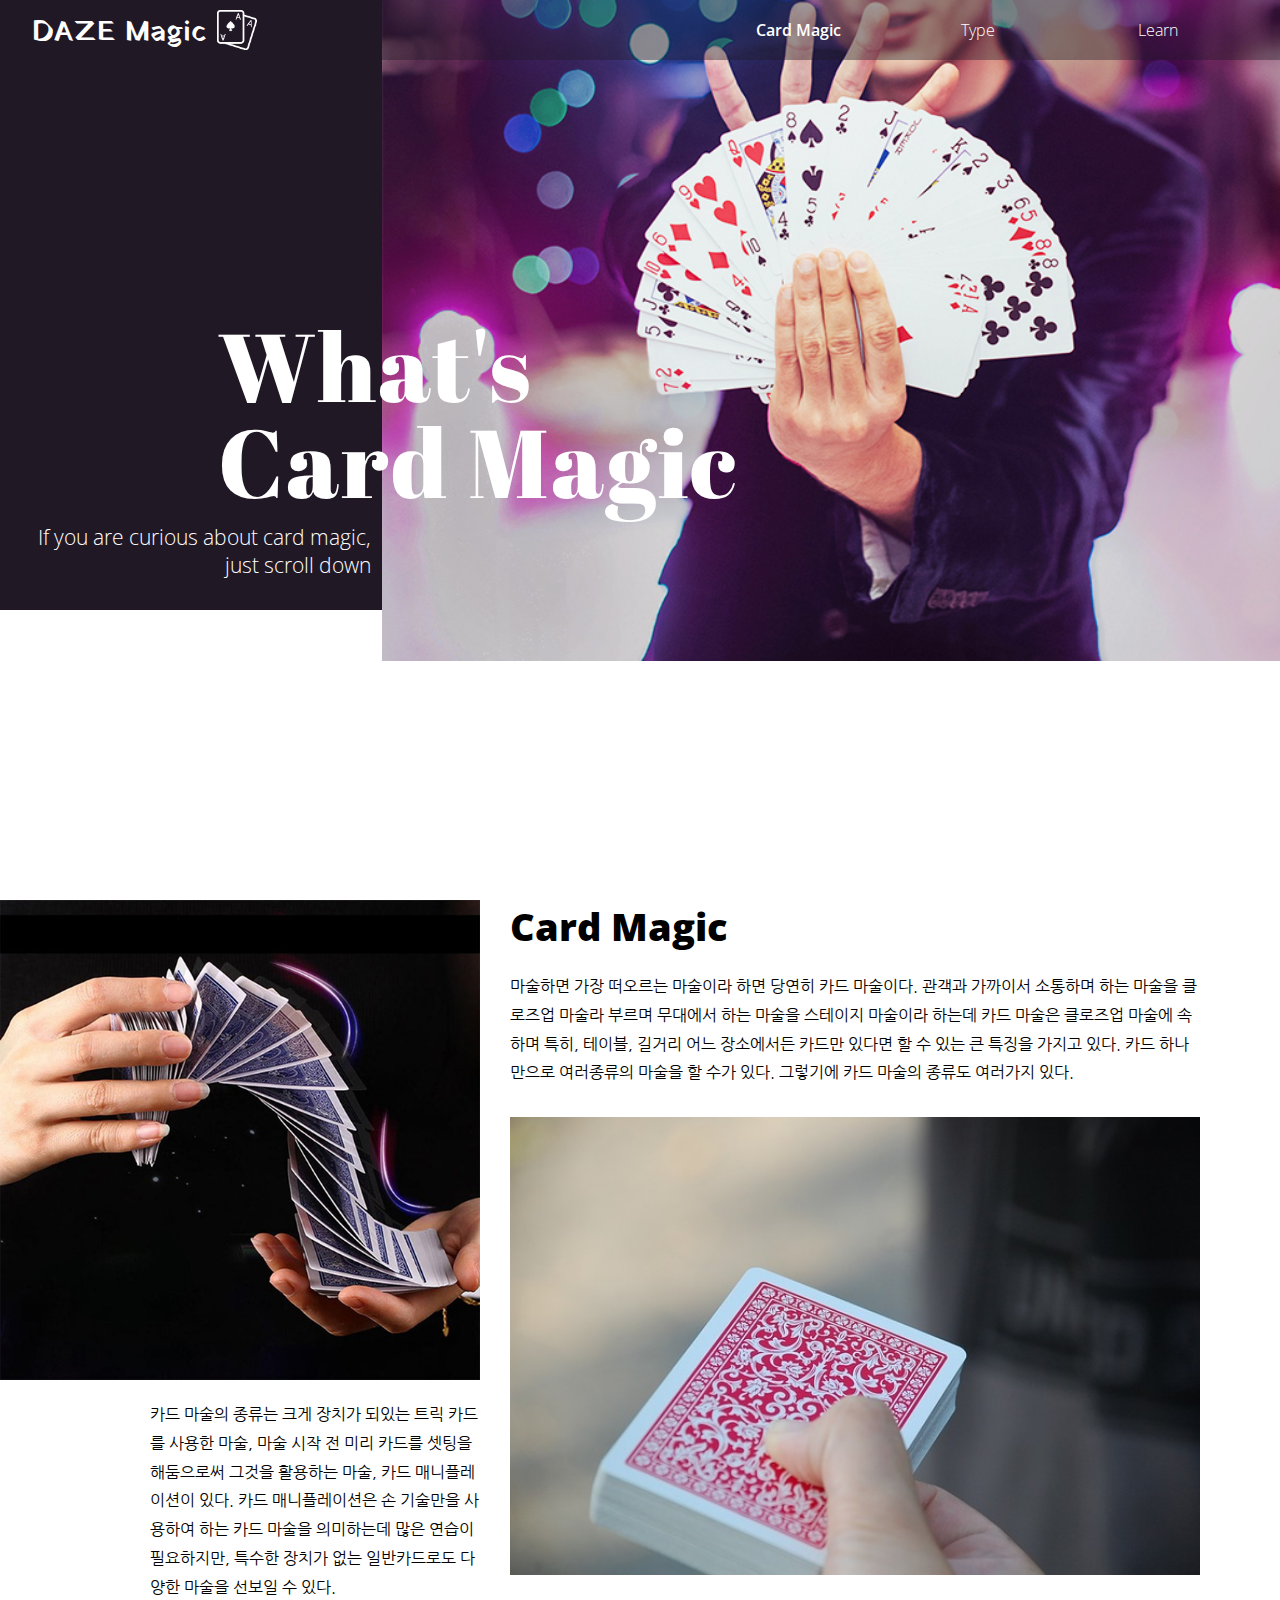
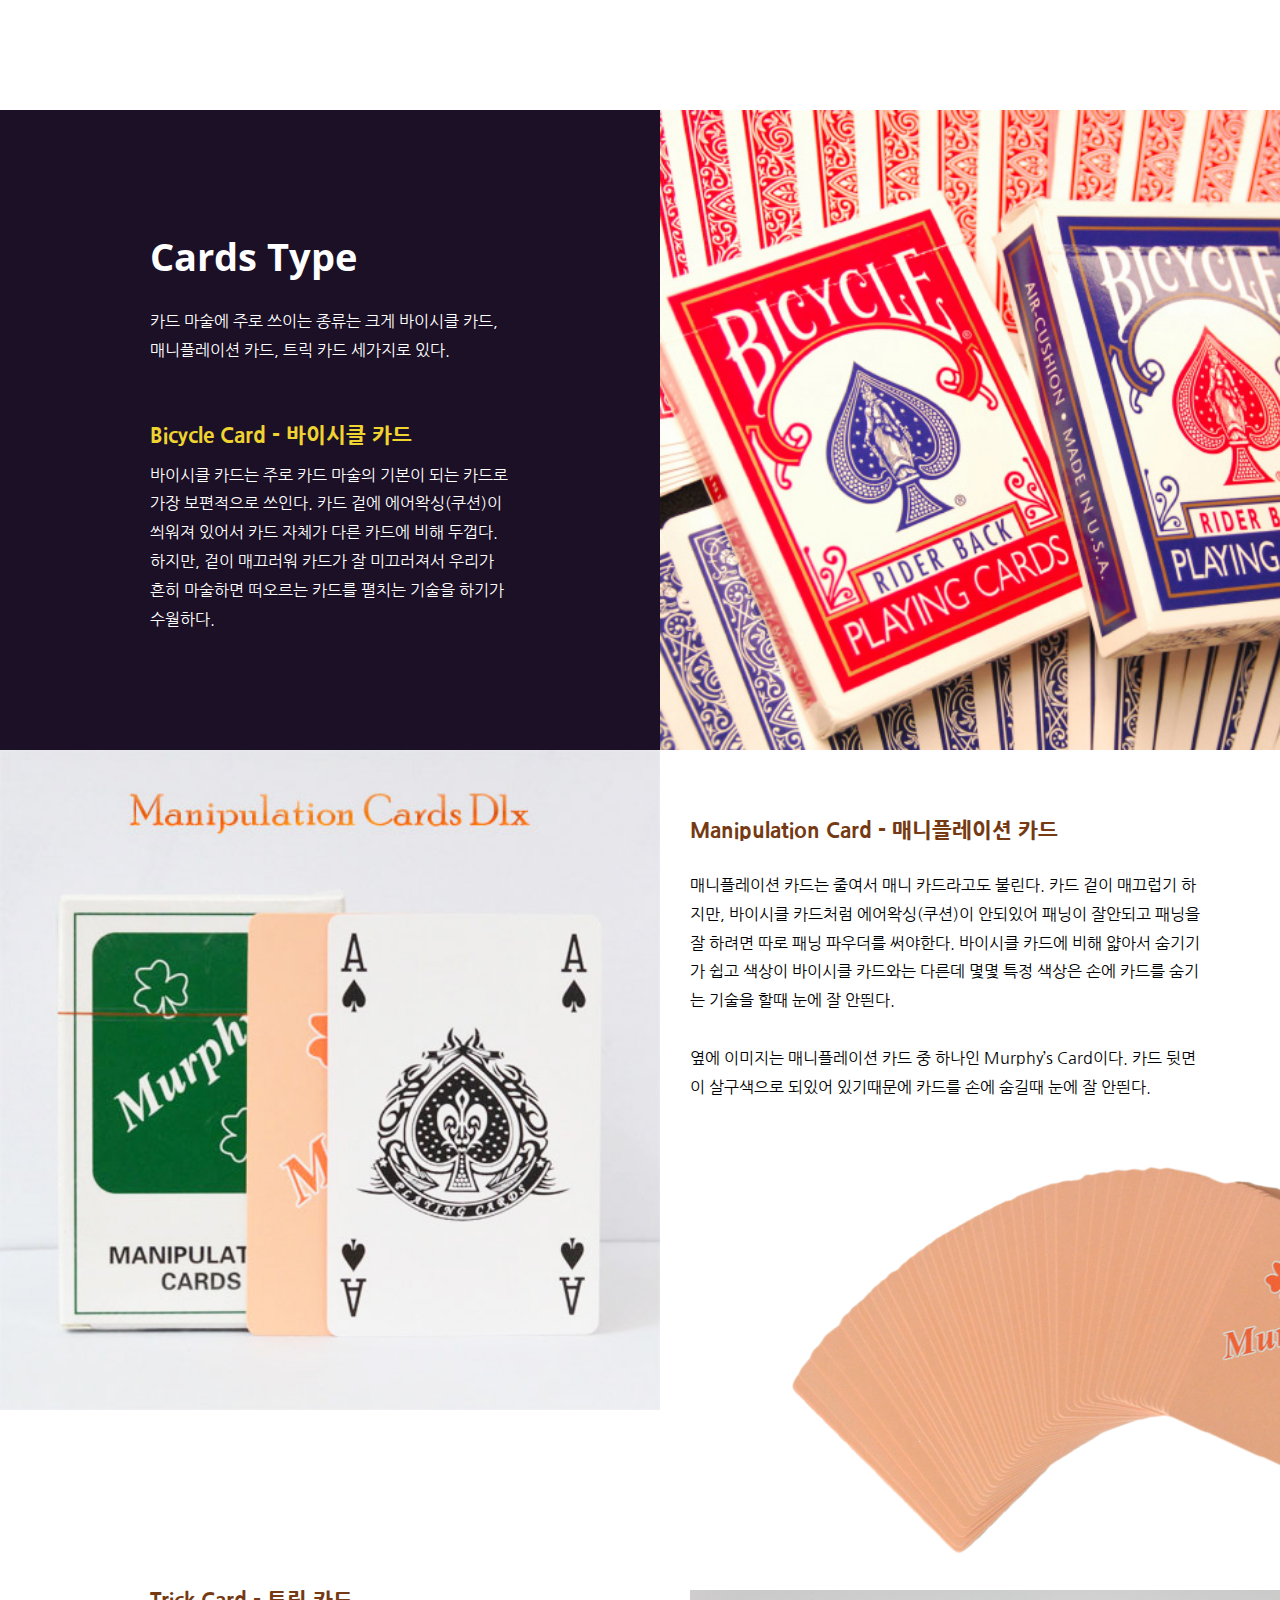
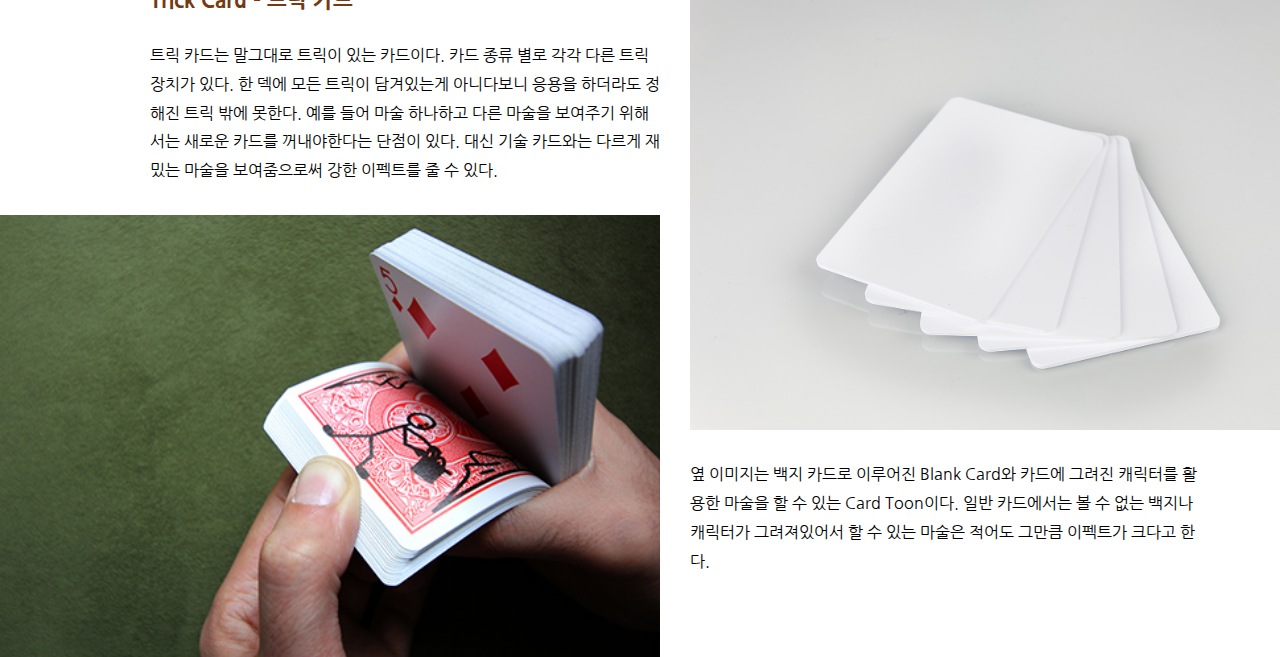
<file: index.html>
<!DOCTYPE html>
<html>
<head>
	<meta charset="utf-8">
	<link href="https://fonts.googleapis.com/css?family=Yatra+One" rel="stylesheet">
	<link href="https://fonts.googleapis.com/css?family=Open+Sans:300,400,600,700,800" rel="stylesheet">
	<link href="https://fonts.googleapis.com/css?family=Abril+Fatface" rel="stylesheet">
	<link href="https://fonts.googleapis.com/css?family=Nanum+Gothic:400,700,800&amp;subset=korean" rel="stylesheet">
	<link rel="stylesheet" type="text/css" href="mystyle1.css">
	<title>Card Magic</title>
</head>

<body>
	
	<div id="box">
		<main>
			<img src="./img/main1.jpg">
			<section>
				<h1>What's<br>Card Magic</h1>
				<h3>If you are curious about card magic,<br>just scroll down</h3>
			</section>
		</main>
	</div>
	
	<div id="menu_box">	
	</div>

	<header>
		<div>
			<h1>DAZE Magic</h1>
			<img src="./img/logo.png">
			<nav>
				<ul>
					<a href = "index.html">
						<li id="visit">Card Magic</li>
					</a>
					<a href = "index2.html">
						<li>Type</li>
					<a href = "index3.html">
						<li>Learn</li>
					</a>
				</ul>
			</nav>
		</div>
	</header>
	<div id="o_box1">
	</div>
	<div id="part1">
		<img src="./img/card1.jpg">
		<section>
			<h2>Card Magic</h2>
			<h4>마술하면 가장 떠오르는 마술이라 하면 당연히 카드 마술이다. 관객과 가까이서 소통하며 하는 마술을 클로즈업 마술라 부르며 무대에서 하는 마술을 스테이지 마술이라 하는데 카드 마술은 클로즈업 마술에 속하며 특히, 테이블, 길거리 어느 장소에서든 카드만 있다면 할 수 있는 큰 특징을 가지고 있다. 카드 하나만으로 여러종류의 마술을 할 수가 있다. 그렇기에 카드 마술의 종류도 여러가지 있다.</h4>
			<img src="./img/card2.jpg">
		</section>
		
		<article><h4>카드 마술의 종류는 크게 장치가 되있는 트릭 카드를 사용한 마술, 마술 시작 전 미리 카드를 셋팅을 해둠으로써 그것을 활용하는 마술, 카드 매니플레이션이 있다. 카드 매니플레이션은 손 기술만을 사용하여 하는 카드 마술을 의미하는데 많은 연습이 필요하지만, 특수한 장치가 없는 일반카드로도 다양한 마술을 선보일 수 있다.</h4></article>
	</div>
	
	<div id="part2"><section><article><h2>Cards Type</h2><h4>카드 마술에 주로 쓰이는 종류는 크게 바이시클 카드, 매니플레이션 카드, 트릭 카드 세가지로 있다.</h4><h3>Bicycle Card - 바이시클 카드</h3><h4>바이시클 카드는 주로 카드 마술의 기본이 되는 카드로 가장 보편적으로 쓰인다. 카드 겉에 에어왁싱(쿠션)이 씌워져 있어서 카드 자체가 다른 카드에 비해 두껍다. 하지만, 겉이 매끄러워 카드가 잘 미끄러져서 우리가 흔히 마술하면 떠오르는 카드를 펼치는 기술을 하기가 수월하다. </h4></article><img src="./img/bicycle.jpg"></section></div>

	<div id="part3">
		<img src="./img/mani1.jpg">
		<section>
			<h3>Manipulation Card - 매니플레이션 카드</h3><h4>매니플레이션 카드는 줄여서 매니 카드라고도 불린다. 카드 겉이 매끄럽기 하지만, 바이시클 카드처럼 에어왁싱(쿠션)이 안되있어 패닝이 잘안되고 패닝을 잘 하려면 따로 패닝 파우더를 써야한다. 바이시클 카드에 비해 얇아서 숨기기가 쉽고 색상이 바이시클 카드와는 다른데 몇몇 특정 색상은 손에 카드를 숨기는 기술을 할때 눈에 잘 안띈다.<br><br>
	옆에 이미지는 매니플레이션 카드 중 하나인 Murphy’s Card이다. 카드 뒷면이 살구색으로 되있어 있기때문에 카드를 손에 숨길때 눈에 잘 안띈다.</h4>
		<img src="./img/mani2.png">
		</section>
		<div id="section2">
			<article>
				<h3>Trick Card - 트릭 카드</h3>
				<h4>트릭 카드는 말그대로 트릭이 있는 카드이다. 카드 종류 별로 각각 다른 트릭장치가 있다. 한 덱에 모든 트릭이 담겨있는게 아니다보니 응용을 하더라도 정해진 트릭 밖에 못한다. 예를 들어 마술 하나하고 다른 마술을 보여주기 위해서는 새로운 카드를 꺼내야한다는 단점이 있다. 대신 기술 카드와는 다르게 재밌는 마술을 보여줌으로써 강한 이펙트를 줄 수 있다.</h4>
				<img src="./img/trick2.jpg">
			</article>
			<div>
				<img src="./img/trick1.jpg">
				<h4>옆 이미지는 백지 카드로 이루어진 Blank Card와 카드에 그려진 캐릭터를 활용한 마술을 할 수 있는 Card Toon이다. 일반 카드에서는 볼 수 없는 백지나 캐릭터가 그려져있어서 할 수 있는 마술은 적어도 그만큼 이펙트가 크다고 한다.
				</h4>
			</div>
		</div>
	</div>
</body>
</html>
</file>
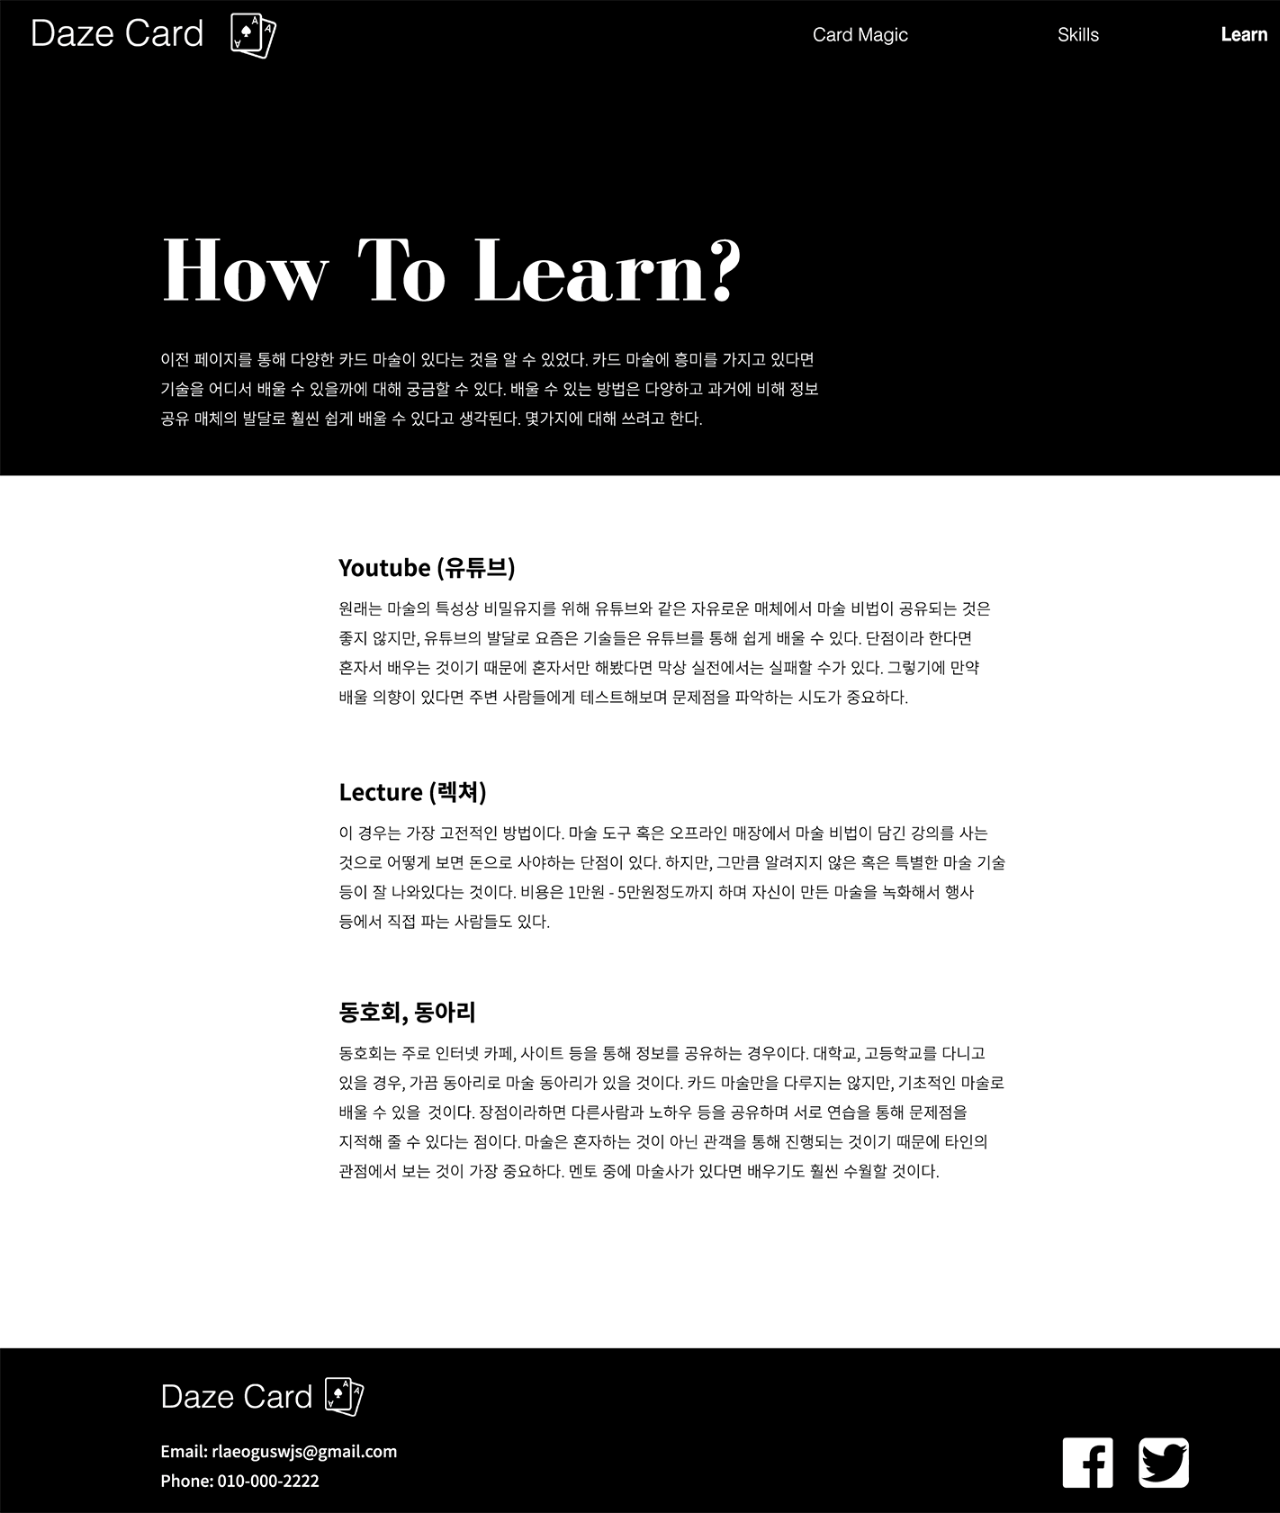
<file: index3.html>
<!DOCTYPE html>
<html>
<head>
	<title>Learn</title>
	<style>
	*{padding: 0; margin: auto;}
	div{position: relative; width: 1350px;}
	img{float: left; width: 1350px;}
	
	</style>
</head>
<body>
	<div>
	<img src="./img/3.png">
	</div>
</body>
</html>

</body>
</html>
</file>
<file: mystyle1.css>
*{padding: 0; margin: auto; font-family: 'Open Sans', sans-serif; font-weight: 300;}
a:link, a:active, a:visited, a:hover{text-decoration: none;}
		a:link, a:active, a:visited{color: white;}

		h2{font-weight: 800; font-size: 2.4em;}
		h4{font-family: 'Nanum Gothic', sans-serif; line-height: 1.8em;}
		h3{font-family: 'Nanum Gothic', sans-serif;  font-size: 1.3em; font-weight: 800;}

#menu_box{position: absolute; width: 100%; height: 60px; background: #211826; opacity: 0.4;}
header{position: relative; width: 100%; height: 60px; color: white;}
header div{width: 95%; height: 60px; max-width: 1600px; color: white;}
header div h1{font-family: 'Yatra One', cursive; height: 60px; line-height: 65px; float: left; font-size: 1.8em;}
header div img{float: left; padding: 10px; width: 40px;}
ul{list-style: none; float: right;}
li{float: left; width: 180px; height: 60px; line-height: 60px; text-align: center;}
li:hover {font-weight: 600;}
#visit{font-weight: 600;}

#box{position: absolute; width:100%; height: 85%; min-height: 540px; max-height: 610px; background: #211826}
main{position: relative; width: 100%; max-width: 1500px; height: 85%; max-height: 610px;}
main img{position: absolute; right: -100px; width: 78%;}
main section{position: absolute; margin: 0; width: 730px; bottom: 10px; left: 17%; color: white;}
main section h1{font-family: 'Abril Fatface', cursive; font-size: 6.0em; letter-spacing: 2px; line-height: 1.0;}
main section h3{font-family: 'Open Sans', sans-serif; font-weight: 300; position: absolute; left: -180px; bottom: -70px; text-align: right;}
#o_box1{position: relative; width: 1350px; height: 720px; }
#part1{position: relative;  width: 1350px; height: 830px; top: 120px;}
#part1 img{float: left; width: 480px; padding: 0px 30px 0px 0px;}
#part1 section{float: left; width: 690px;}

#part1 section h4{padding: 20px 0px 0px 0px;}
#part1 section img{padding: 30px 0 0 0; width: 690px;}
#part1 article {position: absolute; left: 150px; top: 500px; width: 330px;}

#part2{position: relative; top: 100px; width: 100%; height: 640px; background: #1B1026;}
#part2 section{position: relative; width: 1350px; height: 640px;}
#part2 section article{position: absolute; left: 150px; margin: 0; width: 360px; height: 300px; top: 120px; color: white;}
#part2 section article h2{font-weight: 700; padding: 0 0 10px 0;}
#part2 section article h4{padding: 15px 0px 0px 0px;}
#part2 section article h3{padding: 60px 0 0 0 ; color: #EED331;}
#part2 section img{float: right; top: 0px; right: 0; width: 690px; height: 640px;}

#part3{position: relative; top: 100px; width: 1350px; height: 900px;}
#part3 img{float: left; width: 660px;}
#part3 section{position: absolute; top:70px; right: 150px; width: 510px;}
#part3 section h3{color: #753A13;}
#part3 section h4{padding: 30px 0 0 0;}
#part3 section img{position: relative; right: -110px; top: 70px; width: 630px;transform: rotate(-20deg);}
#part3 #section2{float: left; padding: 180px 0 0 150px; width: 1350px; height: 600px;}
#part3 #section2 article{float: left; width: 510px; padding: 0 30px 0 0;}
#part3 #section2 article img{position: absolute; width: 660px; padding: 30px 0 0 0; left: 0px;}
#part3 #section2 article h3{color: #753A13; padding: 0 0 30px 0;}
#part3 #section2 div{float: left; width: 660px;}
#part3 #section2 div img{width: 660px;}
#part3 #section2 div h4{float: left; width: 510px; padding: 30px 0 0 0;}
</file>
